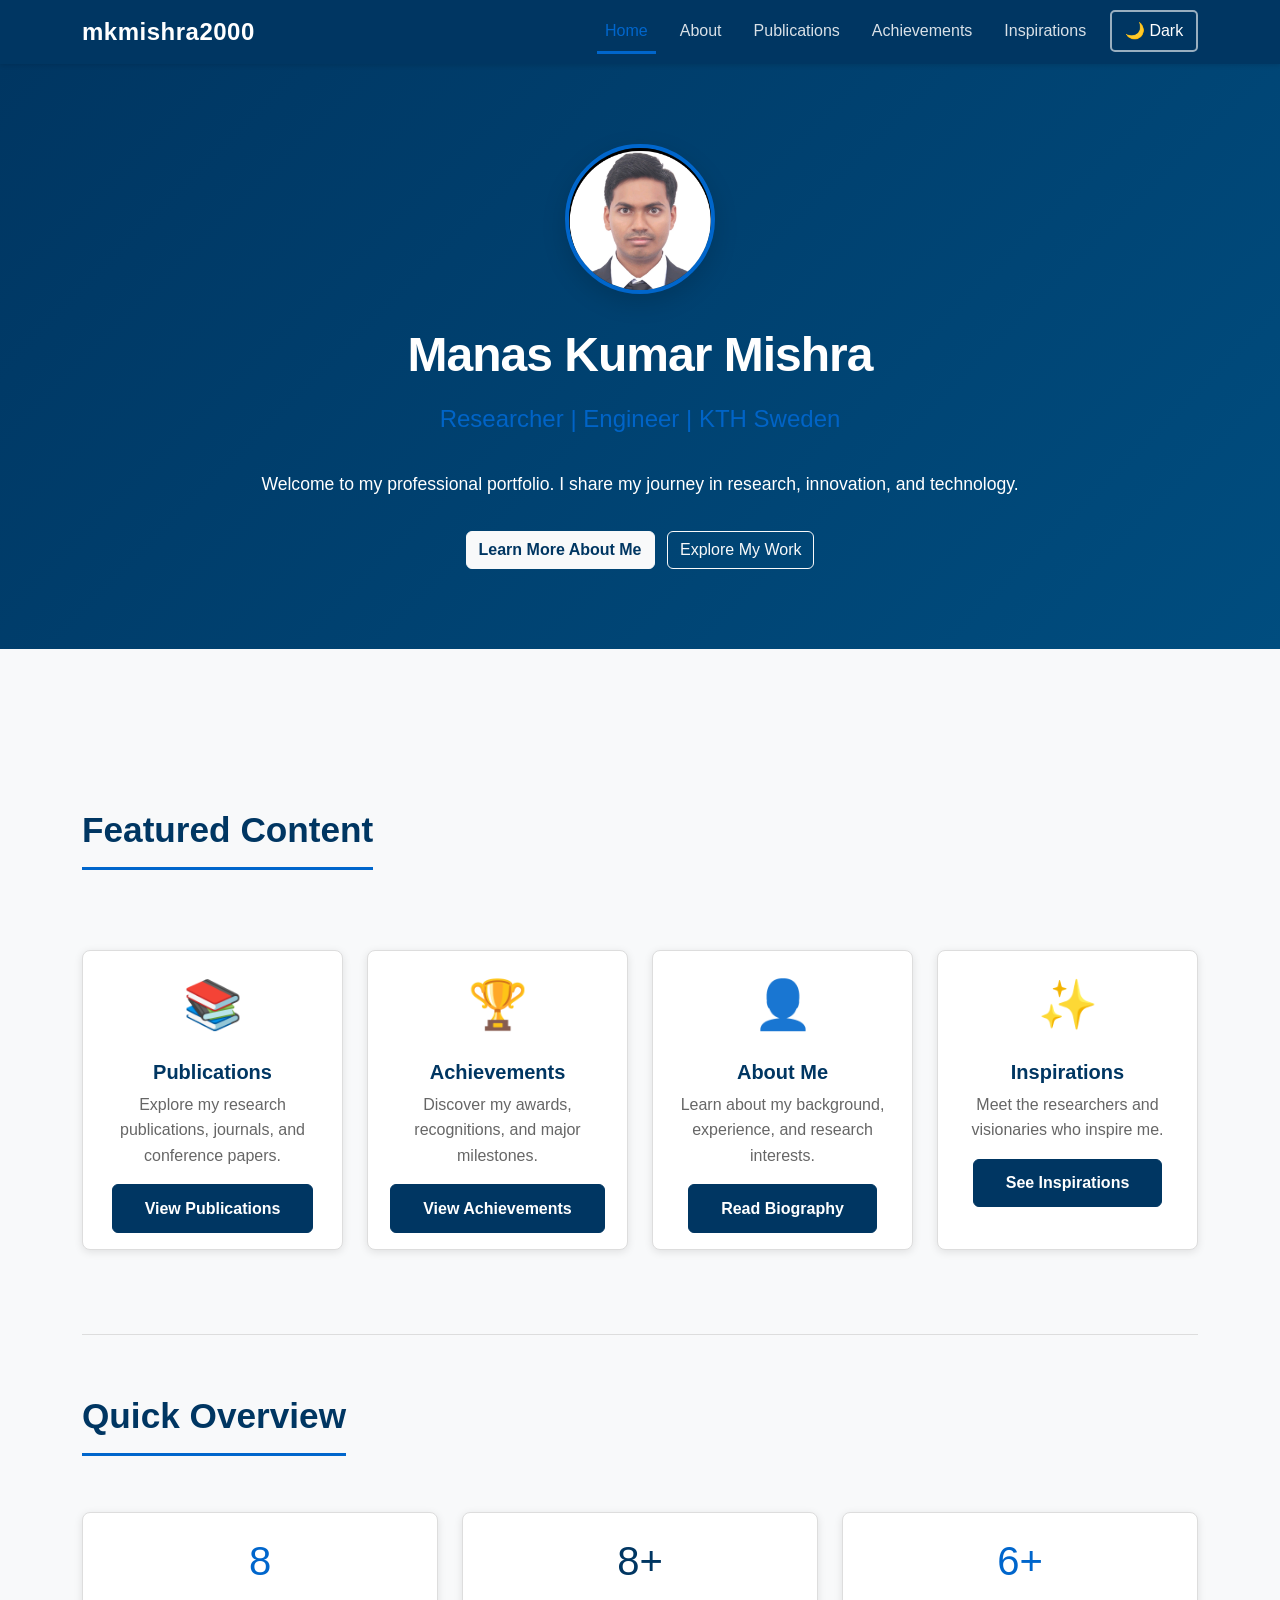
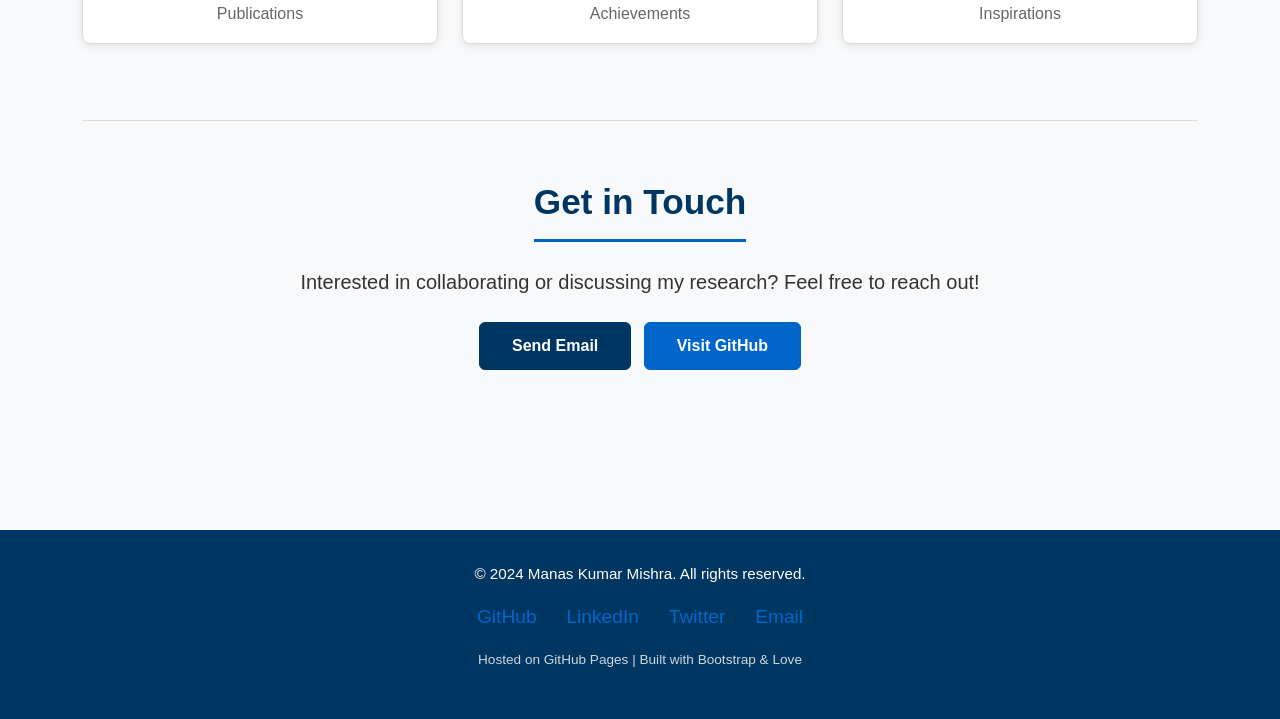
<file: index.html>
<!DOCTYPE html>
<html lang="en">
<head>
    <meta charset="UTF-8">
    <meta name="viewport" content="width=device-width, initial-scale=1.0">
    <title>mkmishra2000 - Professional Researcher Portfolio</title>
    
    <!-- Bootstrap CSS -->
    <link href="https://cdn.jsdelivr.net/npm/bootstrap@5.3.0/dist/css/bootstrap.min.css" rel="stylesheet">
    
    <!-- Custom CSS -->
    <link rel="stylesheet" href="css/style.css">
    
    <style>
        body {
            display: flex;
            flex-direction: column;
            min-height: 100vh;
        }
        main {
            flex: 1;
        }
    </style>
</head>
<body>
    <!-- Navigation Bar -->
    <nav class="navbar navbar-expand-lg navbar-dark sticky-top">
        <div class="container">
            <a class="navbar-brand" href="index.html">mkmishra2000</a>
            <button class="navbar-toggler" type="button" data-bs-toggle="collapse" data-bs-target="#navbarNav">
                <span class="navbar-toggler-icon"></span>
            </button>
            <div class="collapse navbar-collapse" id="navbarNav">
                <ul class="navbar-nav ms-auto">
                    <li class="nav-item">
                        <a class="nav-link" href="index.html">Home</a>
                    </li>
                    <li class="nav-item">
                        <a class="nav-link" href="about.html">About</a>
                    </li>
                    <li class="nav-item">
                        <a class="nav-link" href="publications.html">Publications</a>
                    </li>
                    <li class="nav-item">
                        <a class="nav-link" href="achievements.html">Achievements</a>
                    </li>
                    <li class="nav-item">
                        <a class="nav-link" href="inspirations.html">Inspirations</a>
                    </li>
                    <li class="nav-item">
                        <button id="theme-toggle" class="theme-toggle ms-2">🌙 Dark</button>
                    </li>
                </ul>
            </div>
        </div>
    </nav>

    <!-- Hero Section -->
    <section class="hero-section">
        <div class="container text-center">
            <img id="profile-avatar" src="Images/Myimages.jpeg" alt="Profile Image" class="profile-image">
            <h1 id="profile-name">Manas Kumar Mishra</h1>
            <p class="subtitle" id="profile-title">Researcher | Engineer | KTH Sweden</p>
            <p class="text-white" style="font-size: 1.1rem; margin-bottom: 2rem;">
                Welcome to my professional portfolio. I share my journey in research, innovation, and technology.
            </p>
            <div class="mt-4">
                <a href="about.html" class="btn btn-light me-2" style="color: #003662; font-weight: 600;">Learn More About Me</a>
                <a href="#featured-sections" class="btn btn-outline-light">Explore My Work</a>
            </div>
        </div>
    </section>

    <!-- Main Content -->
    <main>
        <div class="container">
            <!-- Featured Sections Preview -->
            <section id="featured-sections" class="section">
                <h2 class="section-title">Featured Content</h2>
                <div class="row mt-5">
                    <!-- Publications Preview -->
                    <div class="col-md-6 col-lg-3 mb-4">
                        <div class="card h-100 text-center">
                            <div class="card-body">
                                <div style="font-size: 3rem; margin-bottom: 1rem;">📚</div>
                                <h5 class="card-title">Publications</h5>
                                <p class="card-text">Explore my research publications, journals, and conference papers.</p>
                                <a href="publications.html" class="btn btn-primary">View Publications</a>
                            </div>
                        </div>
                    </div>

                    <!-- Achievements Preview -->
                    <div class="col-md-6 col-lg-3 mb-4">
                        <div class="card h-100 text-center">
                            <div class="card-body">
                                <div style="font-size: 3rem; margin-bottom: 1rem;">🏆</div>
                                <h5 class="card-title">Achievements</h5>
                                <p class="card-text">Discover my awards, recognitions, and major milestones.</p>
                                <a href="achievements.html" class="btn btn-primary">View Achievements</a>
                            </div>
                        </div>
                    </div>

                    <!-- About Me -->
                    <div class="col-md-6 col-lg-3 mb-4">
                        <div class="card h-100 text-center">
                            <div class="card-body">
                                <div style="font-size: 3rem; margin-bottom: 1rem;">👤</div>
                                <h5 class="card-title">About Me</h5>
                                <p class="card-text">Learn about my background, experience, and research interests.</p>
                                <a href="about.html" class="btn btn-primary">Read Biography</a>
                            </div>
                        </div>
                    </div>

                    <!-- Inspirations -->
                    <div class="col-md-6 col-lg-3 mb-4">
                        <div class="card h-100 text-center">
                            <div class="card-body">
                                <div style="font-size: 3rem; margin-bottom: 1rem;">✨</div>
                                <h5 class="card-title">Inspirations</h5>
                                <p class="card-text">Meet the researchers and visionaries who inspire me.</p>
                                <a href="inspirations.html" class="btn btn-primary">See Inspirations</a>
                            </div>
                        </div>
                    </div>
                </div>
            </section>

            <!-- Quick Stats Section -->
            <section class="section">
                <h2 class="section-title">Quick Overview</h2>
                <div class="row mt-4 text-center">
                    <div class="col-md-4 mb-3">
                        <div class="card">
                            <div class="card-body">
                                <div style="font-size: 2.5rem; color: #0066CC;">8</div>
                                <p class="card-text mt-2">Publications</p>
                            </div>
                        </div>
                    </div>
                    <div class="col-md-4 mb-3">
                        <div class="card">
                            <div class="card-body">
                                <div style="font-size: 2.5rem; color: #003662;">8+</div>
                                <p class="card-text mt-2">Achievements</p>
                            </div>
                        </div>
                    </div>
                    <div class="col-md-4 mb-3">
                        <div class="card">
                            <div class="card-body">
                                <div style="font-size: 2.5rem; color: #0066CC;">6+</div>
                                <p class="card-text mt-2">Inspirations</p>
                            </div>
                        </div>
                    </div>
                </div>
            </section>

            <!-- Call to Action -->
            <section class="section text-center">
                <h2 class="section-title mb-4">Get in Touch</h2>
                <p class="lead mb-4">Interested in collaborating or discussing my research? Feel free to reach out!</p>
                <div id="contact-links">
                    <a href="mailto:manasmkm850@gmail.com" class="btn btn-primary me-2">Send Email</a>
                    <a href="https://github.com/mkmishra2000" target="_blank" class="btn btn-secondary">Visit GitHub</a>
                </div>
            </section>
        </div>
    </main>

    <!-- Footer -->
    <footer>
        <div class="container">
            <p>&copy; 2024 Manas Kumar Mishra. All rights reserved.</p>
            <div class="social-links">
                <a href="https://github.com/mkmishra2000" target="_blank">GitHub</a>
                <a href="https://linkedin.com/in/mkmishra2000" target="_blank">LinkedIn</a>
                <a href="https://twitter.com/mkmishra2000" target="_blank">Twitter</a>
                <a href="mailto:manasmkm850@gmail.com">Email</a>
            </div>
            <p style="font-size: 0.85rem; margin-top: 1rem; opacity: 0.8;">Hosted on GitHub Pages | Built with Bootstrap & Love</p>
        </div>
    </footer>

    <!-- Bootstrap JS -->
    <script src="https://cdn.jsdelivr.net/npm/bootstrap@5.3.0/dist/js/bootstrap.bundle.min.js"></script>
    
    <!-- Custom Scripts -->
    <script src="js/theme.js"></script>
    <script src="js/main.js"></script>
    <script src="js/data-loader.js"></script>

    <script>
        // Load profile data on home page
        document.addEventListener('DOMContentLoaded', () => {
            dataLoader.loadAndDisplayProfile({
                name: 'profile-name',
                title: 'profile-title',
                avatar: 'profile-avatar',
                email: 'profile-email',
                social: 'contact-links'
            });
        });
    </script>
</body>
</html>
</file>
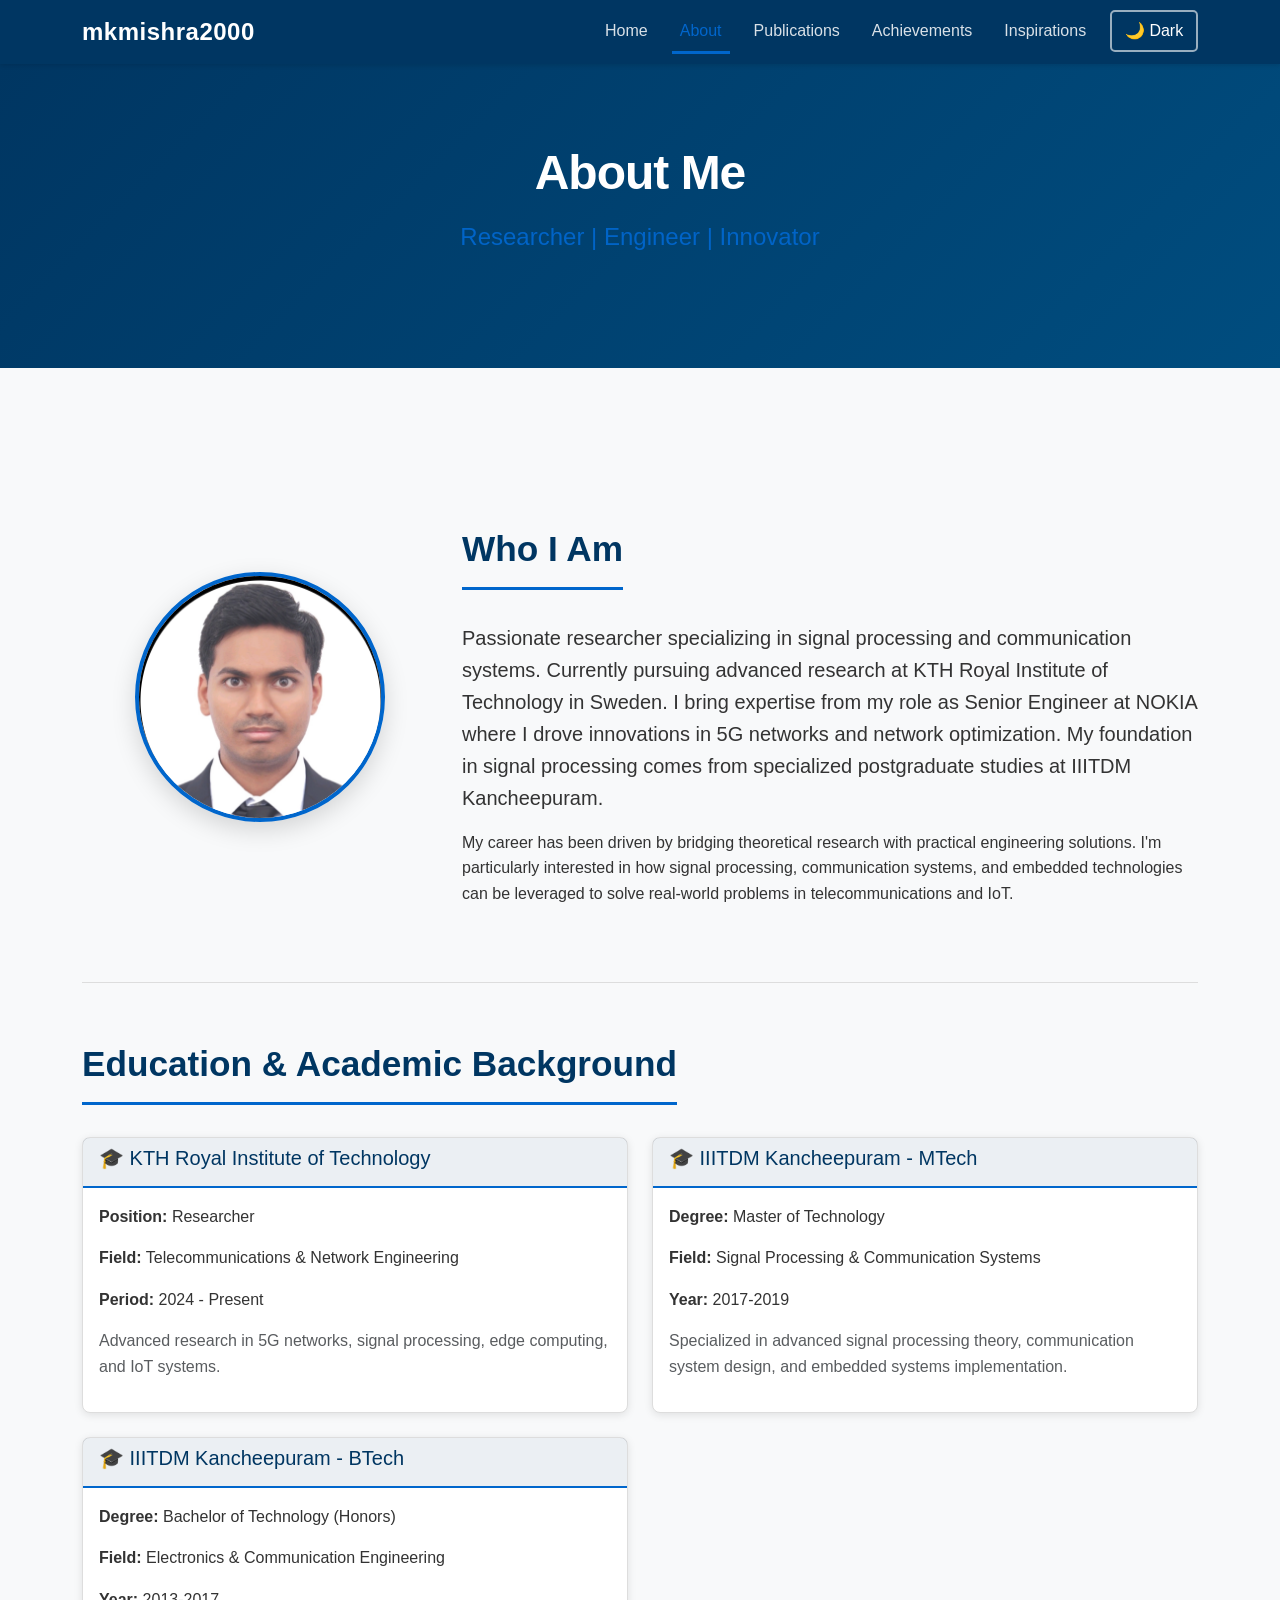
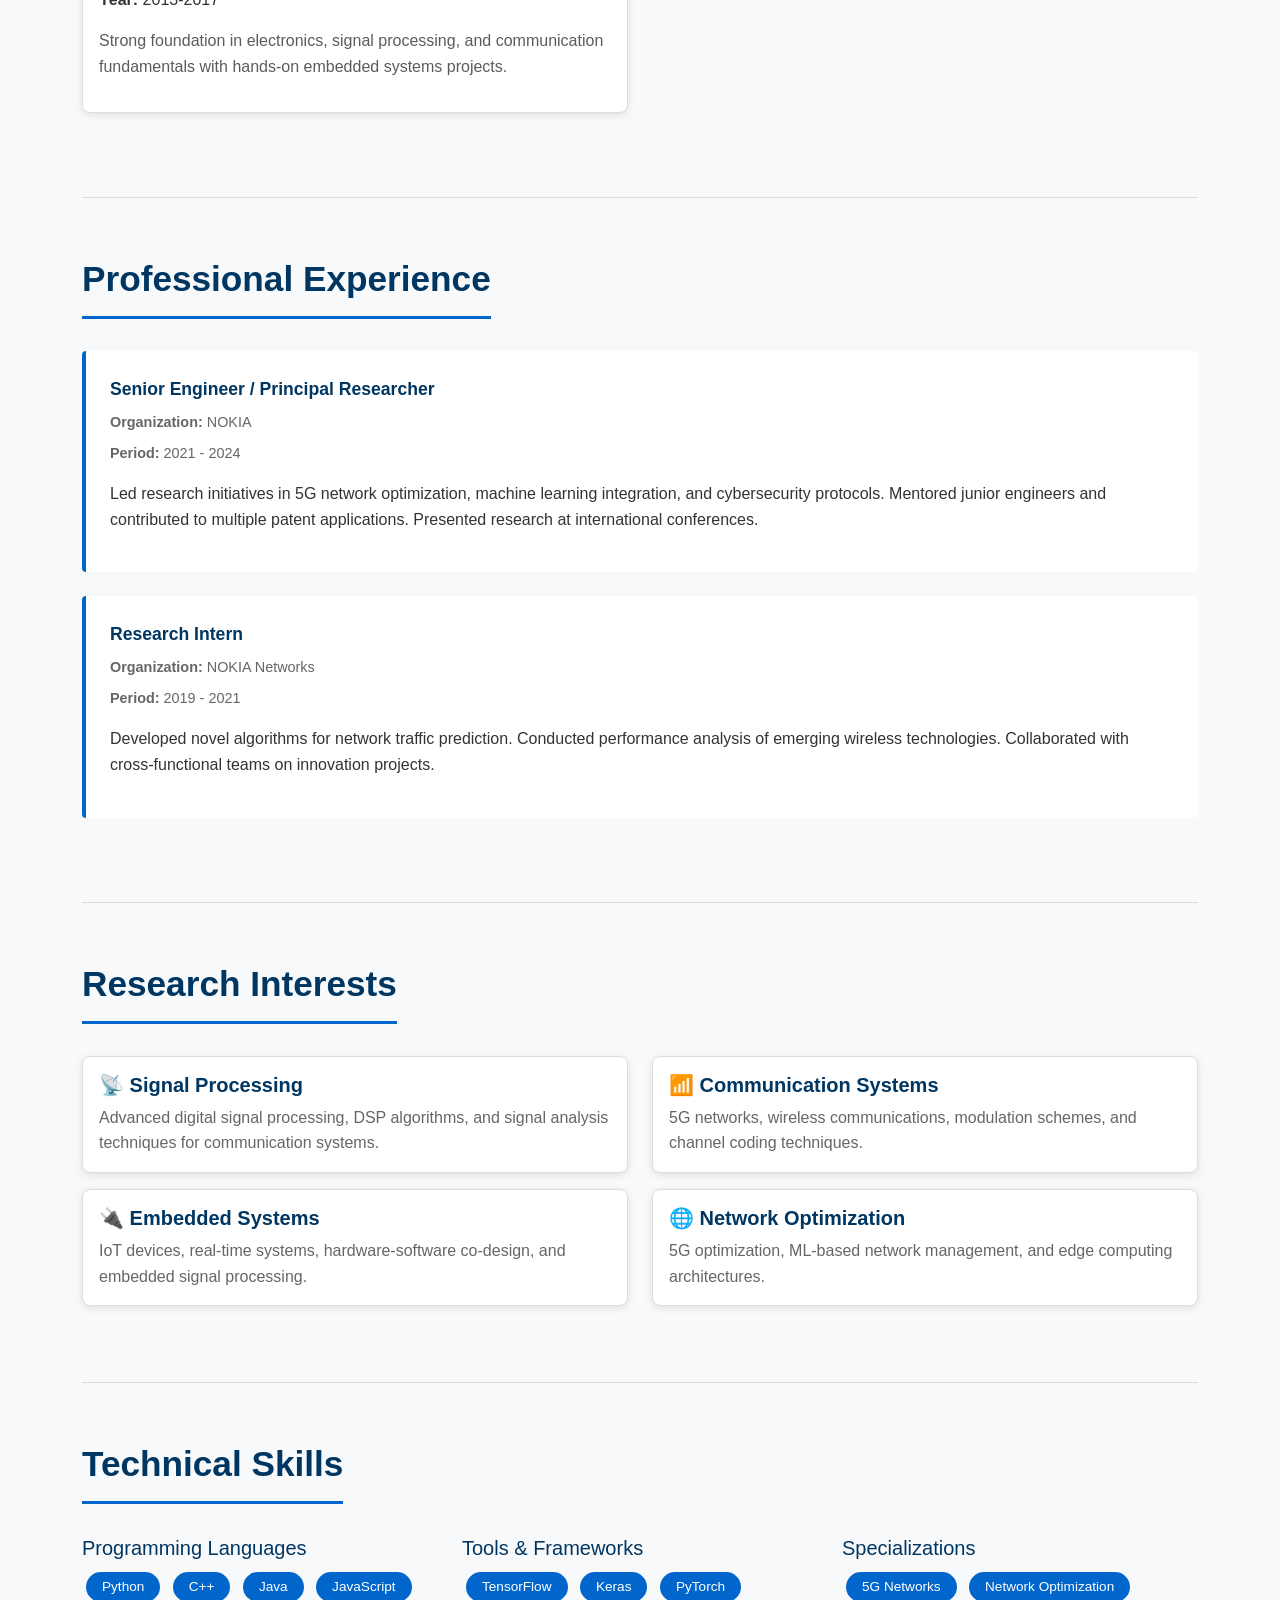
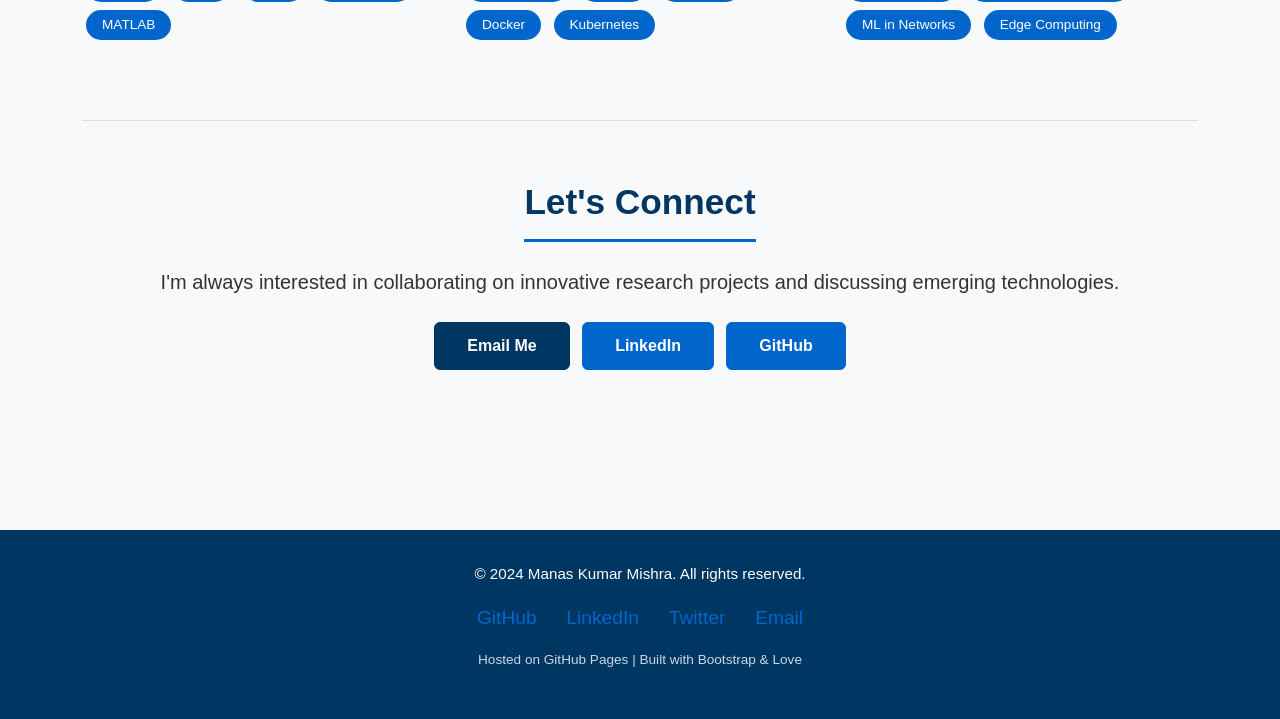
<file: about.html>
<!DOCTYPE html>
<html lang="en">
<head>
    <meta charset="UTF-8">
    <meta name="viewport" content="width=device-width, initial-scale=1.0">
    <title>About Me - mkmishra2000</title>
    
    <!-- Bootstrap CSS -->
    <link href="https://cdn.jsdelivr.net/npm/bootstrap@5.3.0/dist/css/bootstrap.min.css" rel="stylesheet">
    
    <!-- Custom CSS -->
    <link rel="stylesheet" href="css/style.css">
    
    <style>
        body {
            display: flex;
            flex-direction: column;
            min-height: 100vh;
        }
        main {
            flex: 1;
        }
    </style>
</head>
<body>
    <!-- Navigation Bar -->
    <nav class="navbar navbar-expand-lg navbar-dark sticky-top">
        <div class="container">
            <a class="navbar-brand" href="index.html">mkmishra2000</a>
            <button class="navbar-toggler" type="button" data-bs-toggle="collapse" data-bs-target="#navbarNav">
                <span class="navbar-toggler-icon"></span>
            </button>
            <div class="collapse navbar-collapse" id="navbarNav">
                <ul class="navbar-nav ms-auto">
                    <li class="nav-item">
                        <a class="nav-link" href="index.html">Home</a>
                    </li>
                    <li class="nav-item">
                        <a class="nav-link" href="about.html">About</a>
                    </li>
                    <li class="nav-item">
                        <a class="nav-link" href="publications.html">Publications</a>
                    </li>
                    <li class="nav-item">
                        <a class="nav-link" href="achievements.html">Achievements</a>
                    </li>
                    <li class="nav-item">
                        <a class="nav-link" href="inspirations.html">Inspirations</a>
                    </li>
                    <li class="nav-item">
                        <button id="theme-toggle" class="theme-toggle ms-2">🌙 Dark</button>
                    </li>
                </ul>
            </div>
        </div>
    </nav>

    <!-- Hero Section -->
    <section class="hero-section">
        <div class="container text-center">
            <h1>About Me</h1>
            <p class="subtitle">Researcher | Engineer | Innovator</p>
        </div>
    </section>

    <!-- Main Content -->
    <main>
        <div class="container">
            <section class="section">
                <div class="row align-items-center">
                    <div class="col-md-4 text-center mb-4">
                        <img id="about-avatar" src="Images/Myimages.jpeg" alt="Profile" class="profile-image" style="width: 250px; height: 250px;">
                    </div>
                    <div class="col-md-8">
                        <h2 class="section-title">Who I Am</h2>
                        <p id="about-bio" class="lead">
                            Passionate researcher specializing in signal processing and communication systems. Currently pursuing advanced research at KTH Royal Institute of Technology in Sweden. 
                            I bring expertise from my role as Senior Engineer at NOKIA where I drove innovations in 5G networks and network optimization. 
                            My foundation in signal processing comes from specialized postgraduate studies at IIITDM Kancheepuram.
                        </p>
                        <p>
                            My career has been driven by bridging theoretical research with practical engineering solutions. I'm particularly interested in how signal processing, 
                            communication systems, and embedded technologies can be leveraged to solve real-world problems in telecommunications and IoT.
                        </p>
                    </div>
                </div>
            </section>

            <!-- Education -->
            <section class="section">
                <h2 class="section-title">Education & Academic Background</h2>
                <div class="row">
                    <div class="col-md-6 mb-4">
                        <div class="card">
                            <div class="card-header">
                                <h5>🎓 KTH Royal Institute of Technology</h5>
                            </div>
                            <div class="card-body">
                                <p><strong>Position:</strong> Researcher</p>
                                <p><strong>Field:</strong> Telecommunications & Network Engineering</p>
                                <p><strong>Period:</strong> 2024 - Present</p>
                                <p class="text-muted">Advanced research in 5G networks, signal processing, edge computing, and IoT systems.</p>
                            </div>
                        </div>
                    </div>
                    <div class="col-md-6 mb-4">
                        <div class="card">
                            <div class="card-header">
                                <h5>🎓 IIITDM Kancheepuram - MTech</h5>
                            </div>
                            <div class="card-body">
                                <p><strong>Degree:</strong> Master of Technology</p>
                                <p><strong>Field:</strong> Signal Processing & Communication Systems</p>
                                <p><strong>Year:</strong> 2017-2019</p>
                                <p class="text-muted">Specialized in advanced signal processing theory, communication system design, and embedded systems implementation.</p>
                            </div>
                        </div>
                    </div>
                    <div class="col-md-6 mb-4">
                        <div class="card">
                            <div class="card-header">
                                <h5>🎓 IIITDM Kancheepuram - BTech</h5>
                            </div>
                            <div class="card-body">
                                <p><strong>Degree:</strong> Bachelor of Technology (Honors)</p>
                                <p><strong>Field:</strong> Electronics & Communication Engineering</p>
                                <p><strong>Year:</strong> 2013-2017</p>
                                <p class="text-muted">Strong foundation in electronics, signal processing, and communication fundamentals with hands-on embedded systems projects.</p>
                            </div>
                        </div>
                    </div>
                </div>
            </section>

            <!-- Professional Experience -->
            <section class="section">
                <h2 class="section-title">Professional Experience</h2>
                <div class="publication-item">
                    <div class="publication-title">Senior Engineer / Principal Researcher</div>
                    <div class="publication-meta"><strong>Organization:</strong> NOKIA</div>
                    <div class="publication-meta"><strong>Period:</strong> 2021 - 2024</div>
                    <p class="mt-3">
                        Led research initiatives in 5G network optimization, machine learning integration, and cybersecurity protocols. 
                        Mentored junior engineers and contributed to multiple patent applications. Presented research at international conferences.
                    </p>
                </div>
                <div class="publication-item mt-3">
                    <div class="publication-title">Research Intern</div>
                    <div class="publication-meta"><strong>Organization:</strong> NOKIA Networks</div>
                    <div class="publication-meta"><strong>Period:</strong> 2019 - 2021</div>
                    <p class="mt-3">
                        Developed novel algorithms for network traffic prediction. Conducted performance analysis of emerging wireless technologies. 
                        Collaborated with cross-functional teams on innovation projects.
                    </p>
                </div>
            </section>

            <!-- Research Interests -->
            <section class="section">
                <h2 class="section-title">Research Interests</h2>
                <div class="row">
                    <div class="col-md-6 mb-3">
                        <div class="card h-100">
                            <div class="card-body">
                                <h5 class="card-title">📡 Signal Processing</h5>
                                <p class="card-text">Advanced digital signal processing, DSP algorithms, and signal analysis techniques for communication systems.</p>
                            </div>
                        </div>
                    </div>
                    <div class="col-md-6 mb-3">
                        <div class="card h-100">
                            <div class="card-body">
                                <h5 class="card-title">📶 Communication Systems</h5>
                                <p class="card-text">5G networks, wireless communications, modulation schemes, and channel coding techniques.</p>
                            </div>
                        </div>
                    </div>
                    <div class="col-md-6 mb-3">
                        <div class="card h-100">
                            <div class="card-body">
                                <h5 class="card-title">🔌 Embedded Systems</h5>
                                <p class="card-text">IoT devices, real-time systems, hardware-software co-design, and embedded signal processing.</p>
                            </div>
                        </div>
                    </div>
                    <div class="col-md-6 mb-3">
                        <div class="card h-100">
                            <div class="card-body">
                                <h5 class="card-title">🌐 Network Optimization</h5>
                                <p class="card-text">5G optimization, ML-based network management, and edge computing architectures.</p>
                            </div>
                        </div>
                    </div>
                </div>
            </section>

            <!-- Skills -->
            <section class="section">
                <h2 class="section-title">Technical Skills</h2>
                <div class="row">
                    <div class="col-md-4 mb-3">
                        <h5 class="text-kth-blue">Programming Languages</h5>
                        <div class="mt-2">
                            <span class="badge">Python</span>
                            <span class="badge">C++</span>
                            <span class="badge">Java</span>
                            <span class="badge">JavaScript</span>
                            <span class="badge">MATLAB</span>
                        </div>
                    </div>
                    <div class="col-md-4 mb-3">
                        <h5 class="text-kth-blue">Tools & Frameworks</h5>
                        <div class="mt-2">
                            <span class="badge">TensorFlow</span>
                            <span class="badge">Keras</span>
                            <span class="badge">PyTorch</span>
                            <span class="badge">Docker</span>
                            <span class="badge">Kubernetes</span>
                        </div>
                    </div>
                    <div class="col-md-4 mb-3">
                        <h5 class="text-kth-blue">Specializations</h5>
                        <div class="mt-2">
                            <span class="badge">5G Networks</span>
                            <span class="badge">Network Optimization</span>
                            <span class="badge">ML in Networks</span>
                            <span class="badge">Edge Computing</span>
                        </div>
                    </div>
                </div>
            </section>

            <!-- Contact -->
            <section class="section text-center">
                <h2 class="section-title mb-4">Let's Connect</h2>
                <p class="lead mb-4">I'm always interested in collaborating on innovative research projects and discussing emerging technologies.</p>
                <div>
                    <a href="mailto:manasmkm850@gmail.com" class="btn btn-primary me-2">Email Me</a>
                    <a href="https://linkedin.com/in/mkmishra2000" target="_blank" class="btn btn-secondary me-2">LinkedIn</a>
                    <a href="https://github.com/mkmishra2000" target="_blank" class="btn btn-secondary">GitHub</a>
                </div>
            </section>
        </div>
    </main>

    <!-- Footer -->
    <footer>
        <div class="container">
            <p>&copy; 2024 Manas Kumar Mishra. All rights reserved.</p>
            <div class="social-links">
                <a href="https://github.com/mkmishra2000" target="_blank">GitHub</a>
                <a href="https://linkedin.com/in/mkmishra2000" target="_blank">LinkedIn</a>
                <a href="https://twitter.com/mkmishra2000" target="_blank">Twitter</a>
                <a href="mailto:manasmkm850@gmail.com">Email</a>
            </div>
            <p style="font-size: 0.85rem; margin-top: 1rem; opacity: 0.8;">Hosted on GitHub Pages | Built with Bootstrap & Love</p>
        </div>
    </footer>

    <!-- Bootstrap JS -->
    <script src="https://cdn.jsdelivr.net/npm/bootstrap@5.3.0/dist/js/bootstrap.bundle.min.js"></script>
    
    <!-- Custom Scripts -->
    <script src="js/theme.js"></script>
    <script src="js/main.js"></script>
    <script src="js/data-loader.js"></script>
</body>
</html>
</file>
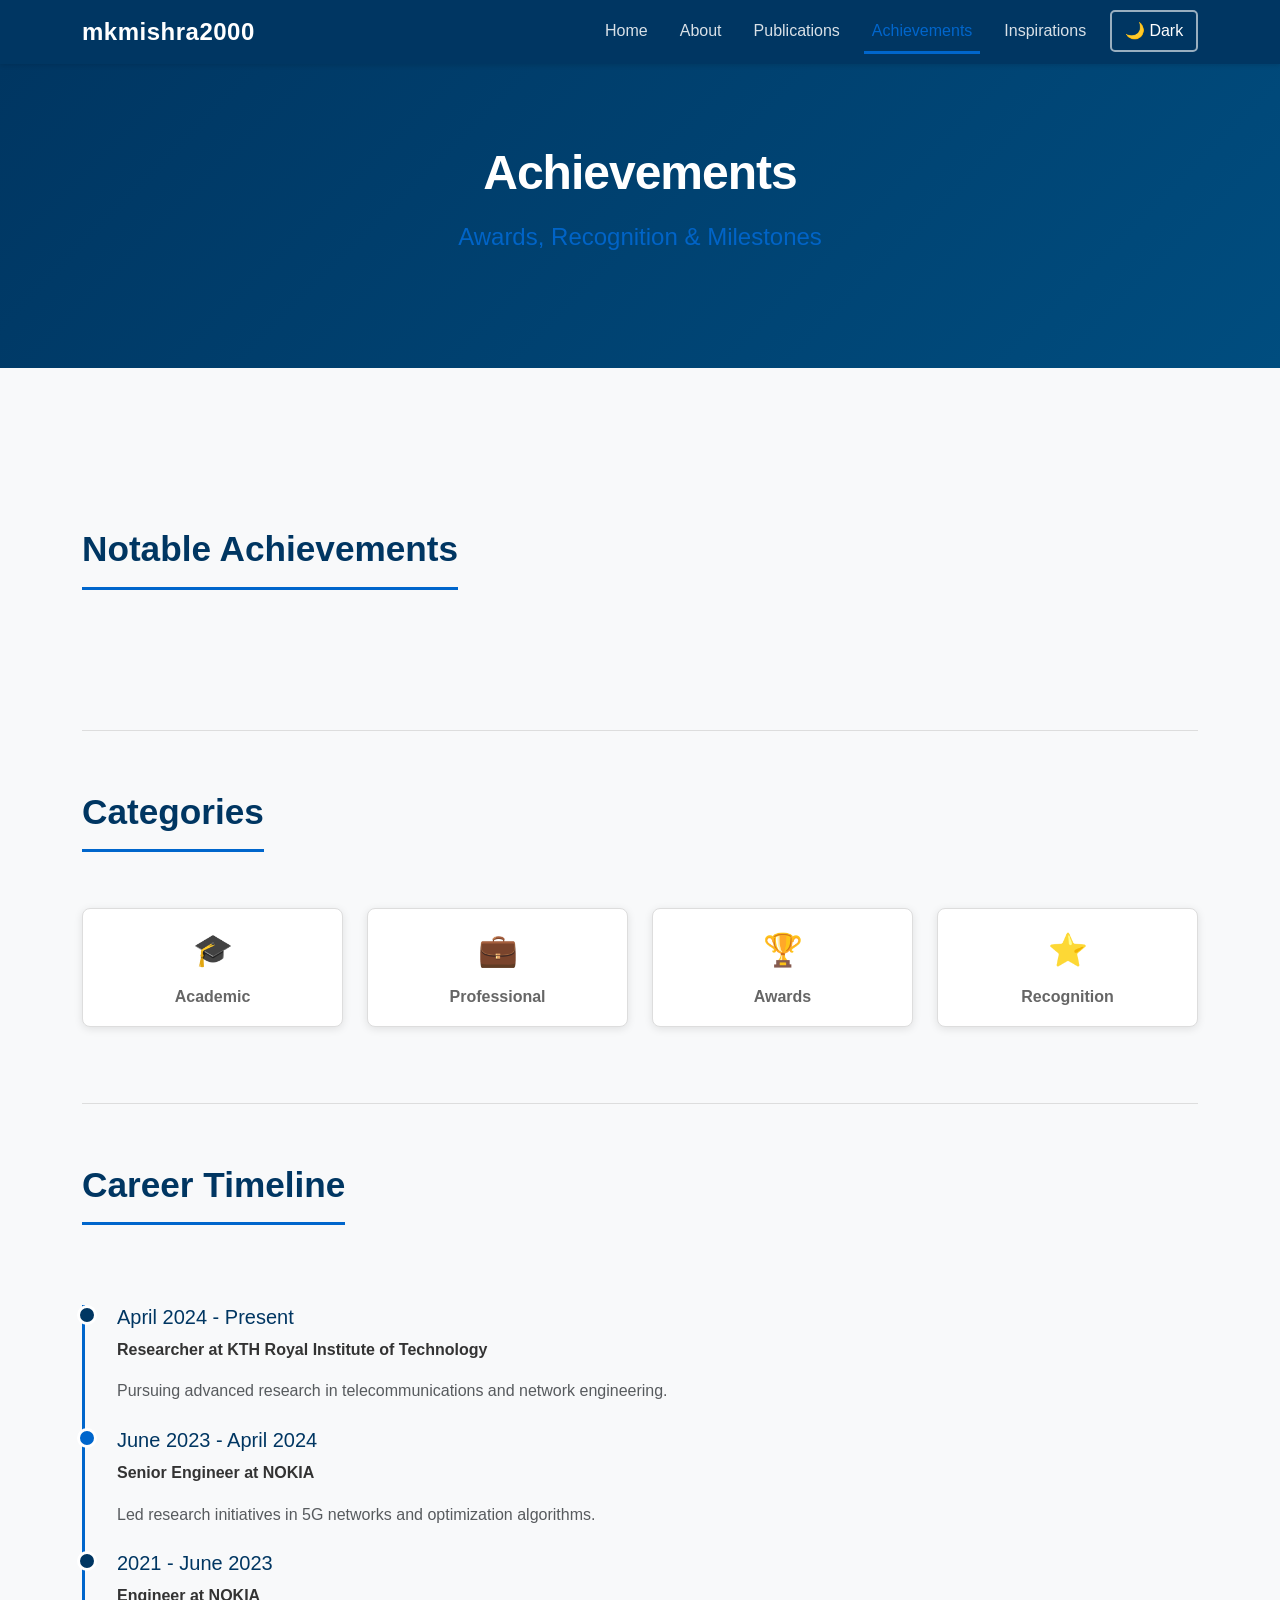
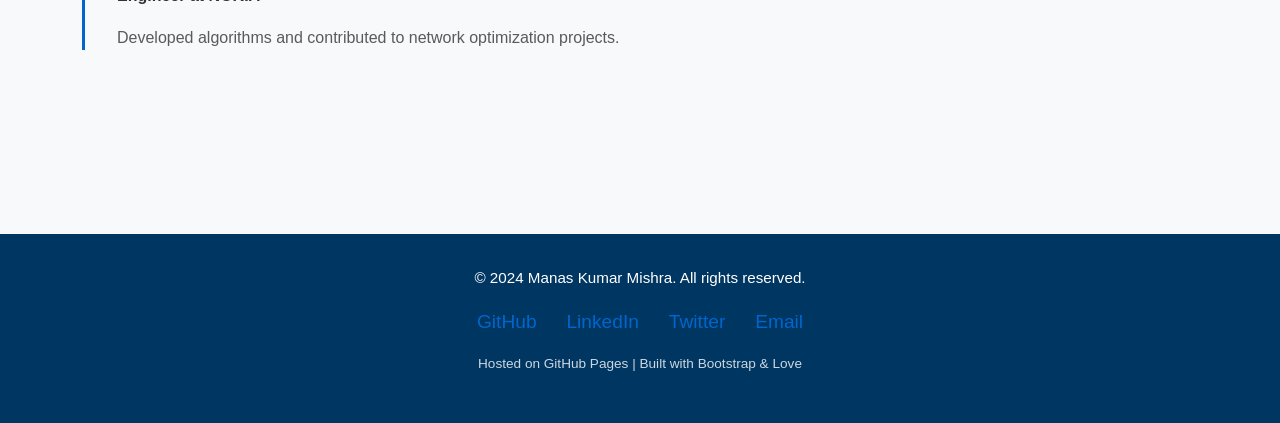
<file: achievements.html>
<!DOCTYPE html>
<html lang="en">
<head>
    <meta charset="UTF-8">
    <meta name="viewport" content="width=device-width, initial-scale=1.0">
    <title>Achievements - mkmishra2000</title>
    
    <!-- Bootstrap CSS -->
    <link href="https://cdn.jsdelivr.net/npm/bootstrap@5.3.0/dist/css/bootstrap.min.css" rel="stylesheet">
    
    <!-- Custom CSS -->
    <link rel="stylesheet" href="css/style.css">
    
    <style>
        body {
            display: flex;
            flex-direction: column;
            min-height: 100vh;
        }
        main {
            flex: 1;
        }
    </style>
</head>
<body>
    <!-- Navigation Bar -->
    <nav class="navbar navbar-expand-lg navbar-dark sticky-top">
        <div class="container">
            <a class="navbar-brand" href="index.html">mkmishra2000</a>
            <button class="navbar-toggler" type="button" data-bs-toggle="collapse" data-bs-target="#navbarNav">
                <span class="navbar-toggler-icon"></span>
            </button>
            <div class="collapse navbar-collapse" id="navbarNav">
                <ul class="navbar-nav ms-auto">
                    <li class="nav-item">
                        <a class="nav-link" href="index.html">Home</a>
                    </li>
                    <li class="nav-item">
                        <a class="nav-link" href="about.html">About</a>
                    </li>
                    <li class="nav-item">
                        <a class="nav-link" href="publications.html">Publications</a>
                    </li>
                    <li class="nav-item">
                        <a class="nav-link" href="achievements.html">Achievements</a>
                    </li>
                    <li class="nav-item">
                        <a class="nav-link" href="inspirations.html">Inspirations</a>
                    </li>
                    <li class="nav-item">
                        <button id="theme-toggle" class="theme-toggle ms-2">🌙 Dark</button>
                    </li>
                </ul>
            </div>
        </div>
    </nav>

    <!-- Hero Section -->
    <section class="hero-section">
        <div class="container text-center">
            <h1>Achievements</h1>
            <p class="subtitle">Awards, Recognition & Milestones</p>
        </div>
    </section>

    <!-- Main Content -->
    <main>
        <div class="container">
            <!-- Timeline Section -->
            <section class="section">
                <h2 class="section-title">Notable Achievements</h2>
                <div class="mt-5">
                    <div id="achievements-list">
                        <!-- Achievements will be loaded here by JavaScript -->
                    </div>
                </div>
            </section>

            <!-- Categories -->
            <section class="section">
                <h2 class="section-title">Categories</h2>
                <div class="row mt-4">
                    <div class="col-md-3 mb-3 text-center">
                        <div class="card">
                            <div class="card-body">
                                <div style="font-size: 2rem;">🎓</div>
                                <p class="card-text mt-2 fw-bold">Academic</p>
                            </div>
                        </div>
                    </div>
                    <div class="col-md-3 mb-3 text-center">
                        <div class="card">
                            <div class="card-body">
                                <div style="font-size: 2rem;">💼</div>
                                <p class="card-text mt-2 fw-bold">Professional</p>
                            </div>
                        </div>
                    </div>
                    <div class="col-md-3 mb-3 text-center">
                        <div class="card">
                            <div class="card-body">
                                <div style="font-size: 2rem;">🏆</div>
                                <p class="card-text mt-2 fw-bold">Awards</p>
                            </div>
                        </div>
                    </div>
                    <div class="col-md-3 mb-3 text-center">
                        <div class="card">
                            <div class="card-body">
                                <div style="font-size: 2rem;">⭐</div>
                                <p class="card-text mt-2 fw-bold">Recognition</p>
                            </div>
                        </div>
                    </div>
                </div>
            </section>

            <!-- Milestones Timeline -->
            <section class="section">
                <h2 class="section-title">Career Timeline</h2>
                <div class="mt-5" style="border-left: 3px solid #0066CC; padding-left: 2rem;">
                    <div class="mb-4">
                        <div style="position: relative; margin-left: -2.5rem; margin-bottom: 1rem;">
                            <span style="display: inline-block; width: 20px; height: 20px; background-color: #003662; border-radius: 50%; border: 3px solid white; position: absolute;"></span>
                        </div>
                        <h5 class="text-kth-blue">April 2024 - Present</h5>
                        <p class="fw-bold">Researcher at KTH Royal Institute of Technology</p>
                        <p class="text-muted">Pursuing advanced research in telecommunications and network engineering.</p>
                    </div>
                    <div class="mb-4">
                        <div style="position: relative; margin-left: -2.5rem; margin-bottom: 1rem;">
                            <span style="display: inline-block; width: 20px; height: 20px; background-color: #0066CC; border-radius: 50%; border: 3px solid white; position: absolute;"></span>
                        </div>
                        <h5 class="text-kth-blue">June 2023 - April 2024</h5>
                        <p class="fw-bold">Senior Engineer at NOKIA</p>
                        <p class="text-muted">Led research initiatives in 5G networks and optimization algorithms.</p>
                    </div>
                    <div class="mb-4">
                        <div style="position: relative; margin-left: -2.5rem; margin-bottom: 1rem;">
                            <span style="display: inline-block; width: 20px; height: 20px; background-color: #003662; border-radius: 50%; border: 3px solid white; position: absolute;"></span>
                        </div>
                        <h5 class="text-kth-blue">2021 - June 2023</h5>
                        <p class="fw-bold">Engineer at NOKIA</p>
                        <p class="text-muted">Developed algorithms and contributed to network optimization projects.</p>
                    </div>
                </div>
            </section>
        </div>
    </main>

    <!-- Footer -->
    <footer>
        <div class="container">
            <p>&copy; 2024 Manas Kumar Mishra. All rights reserved.</p>
            <div class="social-links">
                <a href="https://github.com/mkmishra2000" target="_blank">GitHub</a>
                <a href="https://linkedin.com/in/mkmishra2000" target="_blank">LinkedIn</a>
                <a href="https://twitter.com/mkmishra2000" target="_blank">Twitter</a>
                <a href="mailto:manasmkm850@gmail.com">Email</a>
            </div>
            <p style="font-size: 0.85rem; margin-top: 1rem; opacity: 0.8;">Hosted on GitHub Pages | Built with Bootstrap & Love</p>
        </div>
    </footer>

    <!-- Bootstrap JS -->
    <script src="https://cdn.jsdelivr.net/npm/bootstrap@5.3.0/dist/js/bootstrap.bundle.min.js"></script>
    
    <!-- Custom Scripts -->
    <script src="js/theme.js"></script>
    <script src="js/main.js"></script>
    <script src="js/data-loader.js"></script>

    <script>
        // Load achievements on page load
        document.addEventListener('DOMContentLoaded', () => {
            dataLoader.renderAchievements('achievements-list');
        });
    </script>
</body>
</html>
</file>
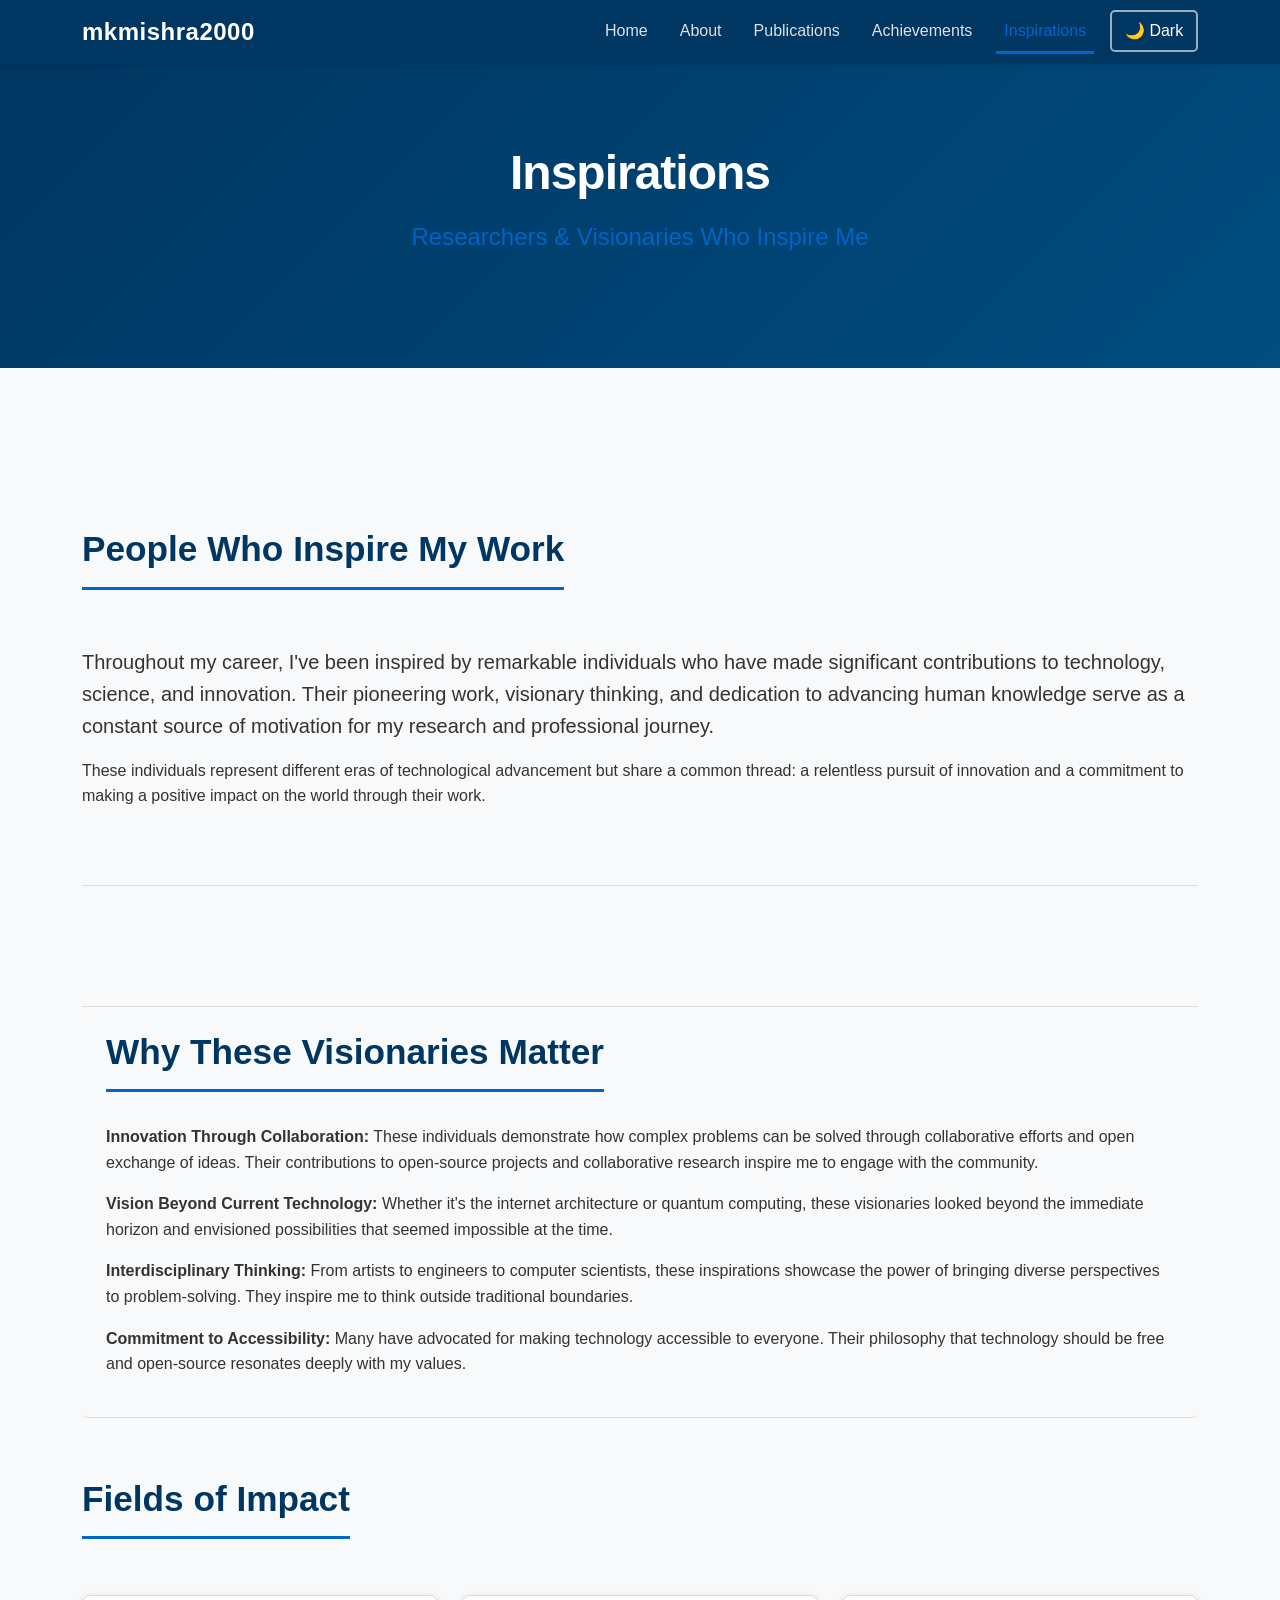
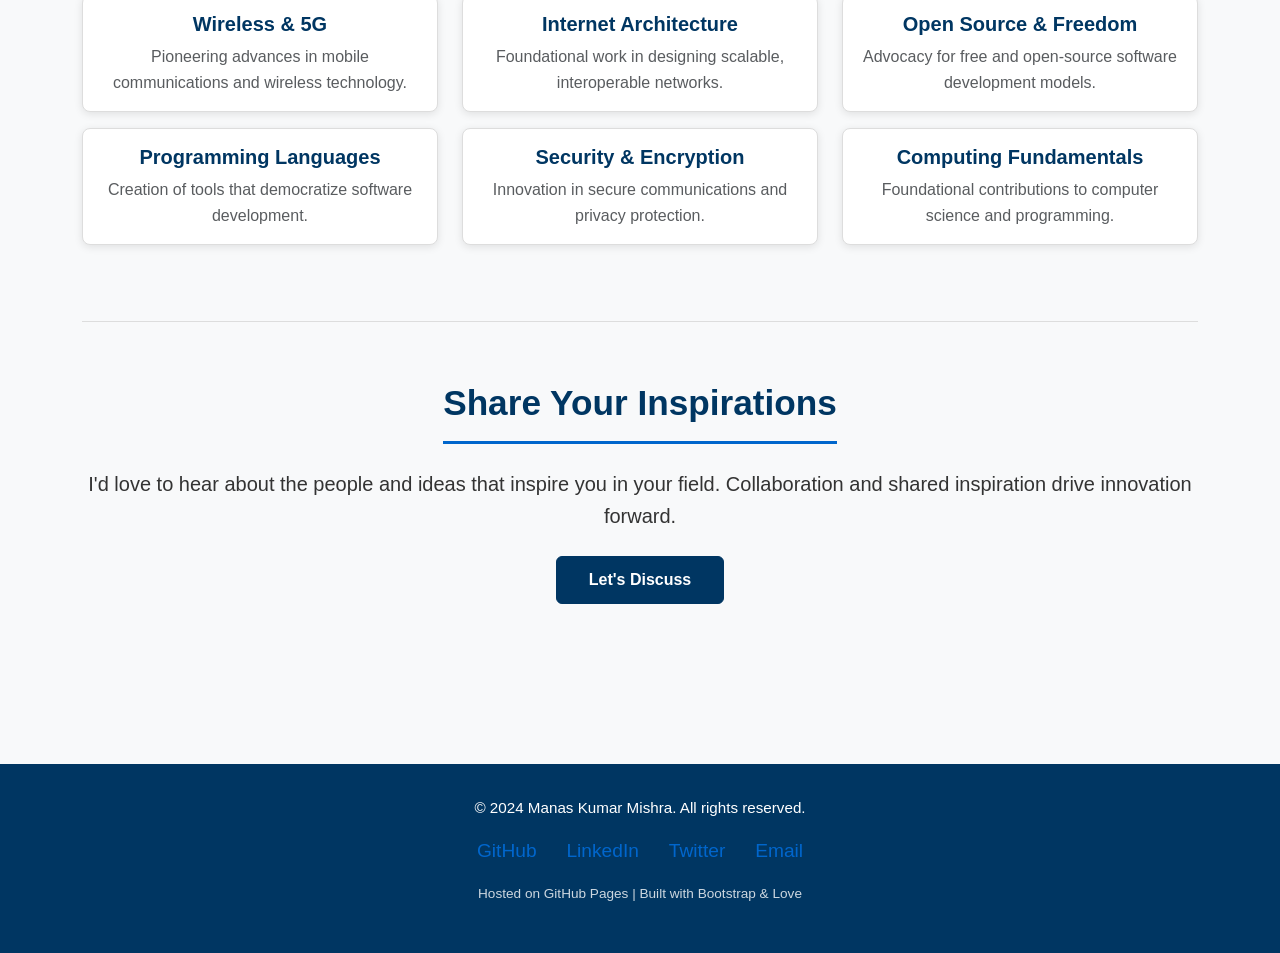
<file: inspirations.html>
<!DOCTYPE html>
<html lang="en">
<head>
    <meta charset="UTF-8">
    <meta name="viewport" content="width=device-width, initial-scale=1.0">
    <title>Inspirations - mkmishra2000</title>
    
    <!-- Bootstrap CSS -->
    <link href="https://cdn.jsdelivr.net/npm/bootstrap@5.3.0/dist/css/bootstrap.min.css" rel="stylesheet">
    
    <!-- Custom CSS -->
    <link rel="stylesheet" href="css/style.css">
    
    <style>
        body {
            display: flex;
            flex-direction: column;
            min-height: 100vh;
        }
        main {
            flex: 1;
        }
    </style>
</head>
<body>
    <!-- Navigation Bar -->
    <nav class="navbar navbar-expand-lg navbar-dark sticky-top">
        <div class="container">
            <a class="navbar-brand" href="index.html">mkmishra2000</a>
            <button class="navbar-toggler" type="button" data-bs-toggle="collapse" data-bs-target="#navbarNav">
                <span class="navbar-toggler-icon"></span>
            </button>
            <div class="collapse navbar-collapse" id="navbarNav">
                <ul class="navbar-nav ms-auto">
                    <li class="nav-item">
                        <a class="nav-link" href="index.html">Home</a>
                    </li>
                    <li class="nav-item">
                        <a class="nav-link" href="about.html">About</a>
                    </li>
                    <li class="nav-item">
                        <a class="nav-link" href="publications.html">Publications</a>
                    </li>
                    <li class="nav-item">
                        <a class="nav-link" href="achievements.html">Achievements</a>
                    </li>
                    <li class="nav-item">
                        <a class="nav-link" href="inspirations.html">Inspirations</a>
                    </li>
                    <li class="nav-item">
                        <button id="theme-toggle" class="theme-toggle ms-2">🌙 Dark</button>
                    </li>
                </ul>
            </div>
        </div>
    </nav>

    <!-- Hero Section -->
    <section class="hero-section">
        <div class="container text-center">
            <h1>Inspirations</h1>
            <p class="subtitle">Researchers & Visionaries Who Inspire Me</p>
        </div>
    </section>

    <!-- Main Content -->
    <main>
        <div class="container">
            <!-- Introduction -->
            <section class="section">
                <h2 class="section-title">People Who Inspire My Work</h2>
                <p class="lead mt-4">
                    Throughout my career, I've been inspired by remarkable individuals who have made significant contributions to technology, 
                    science, and innovation. Their pioneering work, visionary thinking, and dedication to advancing human knowledge serve as 
                    a constant source of motivation for my research and professional journey.
                </p>
                <p>
                    These individuals represent different eras of technological advancement but share a common thread: a relentless pursuit 
                    of innovation and a commitment to making a positive impact on the world through their work.
                </p>
            </section>

            <!-- Inspirations Grid -->
            <section class="section">
                <div id="inspirations-list">
                    <!-- Inspirations will be loaded here by JavaScript -->
                </div>
            </section>

            <!-- Reflection -->
            <section class="section bg-light rounded p-4">
                <h2 class="section-title">Why These Visionaries Matter</h2>
                <p>
                    <strong>Innovation Through Collaboration:</strong> These individuals demonstrate how complex problems can be solved through 
                    collaborative efforts and open exchange of ideas. Their contributions to open-source projects and collaborative research 
                    inspire me to engage with the community.
                </p>
                <p>
                    <strong>Vision Beyond Current Technology:</strong> Whether it's the internet architecture or quantum computing, these 
                    visionaries looked beyond the immediate horizon and envisioned possibilities that seemed impossible at the time.
                </p>
                <p>
                    <strong>Interdisciplinary Thinking:</strong> From artists to engineers to computer scientists, these inspirations showcase 
                    the power of bringing diverse perspectives to problem-solving. They inspire me to think outside traditional boundaries.
                </p>
                <p>
                    <strong>Commitment to Accessibility:</strong> Many have advocated for making technology accessible to everyone. Their 
                    philosophy that technology should be free and open-source resonates deeply with my values.
                </p>
            </section>

            <!-- Fields of Innovation -->
            <section class="section">
                <h2 class="section-title">Fields of Impact</h2>
                <div class="row mt-4">
                    <div class="col-md-4 mb-3">
                        <div class="card text-center">
                            <div class="card-body">
                                <h5 class="card-title">Wireless & 5G</h5>
                                <p class="card-text text-muted">Pioneering advances in mobile communications and wireless technology.</p>
                            </div>
                        </div>
                    </div>
                    <div class="col-md-4 mb-3">
                        <div class="card text-center">
                            <div class="card-body">
                                <h5 class="card-title">Internet Architecture</h5>
                                <p class="card-text text-muted">Foundational work in designing scalable, interoperable networks.</p>
                            </div>
                        </div>
                    </div>
                    <div class="col-md-4 mb-3">
                        <div class="card text-center">
                            <div class="card-body">
                                <h5 class="card-title">Open Source & Freedom</h5>
                                <p class="card-text text-muted">Advocacy for free and open-source software development models.</p>
                            </div>
                        </div>
                    </div>
                    <div class="col-md-4 mb-3">
                        <div class="card text-center">
                            <div class="card-body">
                                <h5 class="card-title">Programming Languages</h5>
                                <p class="card-text text-muted">Creation of tools that democratize software development.</p>
                            </div>
                        </div>
                    </div>
                    <div class="col-md-4 mb-3">
                        <div class="card text-center">
                            <div class="card-body">
                                <h5 class="card-title">Security & Encryption</h5>
                                <p class="card-text text-muted">Innovation in secure communications and privacy protection.</p>
                            </div>
                        </div>
                    </div>
                    <div class="col-md-4 mb-3">
                        <div class="card text-center">
                            <div class="card-body">
                                <h5 class="card-title">Computing Fundamentals</h5>
                                <p class="card-text text-muted">Foundational contributions to computer science and programming.</p>
                            </div>
                        </div>
                    </div>
                </div>
            </section>

            <!-- Call to Action -->
            <section class="section text-center">
                <h2 class="section-title mb-4">Share Your Inspirations</h2>
                <p class="lead mb-4">
                    I'd love to hear about the people and ideas that inspire you in your field. 
                    Collaboration and shared inspiration drive innovation forward.
                </p>
                <a href="mailto:manasmkm850@gmail.com?subject=My%20Inspirations" class="btn btn-primary">Let's Discuss</a>
            </section>
        </div>
    </main>

    <!-- Footer -->
    <footer>
        <div class="container">
            <p>&copy; 2024 Manas Kumar Mishra. All rights reserved.</p>
            <div class="social-links">
                <a href="https://github.com/mkmishra2000" target="_blank">GitHub</a>
                <a href="https://linkedin.com/in/mkmishra2000" target="_blank">LinkedIn</a>
                <a href="https://twitter.com/mkmishra2000" target="_blank">Twitter</a>
                <a href="mailto:manasmkm850@gmail.com">Email</a>
            </div>
            <p style="font-size: 0.85rem; margin-top: 1rem; opacity: 0.8;">Hosted on GitHub Pages | Built with Bootstrap & Love</p>
        </div>
    </footer>

    <!-- Bootstrap JS -->
    <script src="https://cdn.jsdelivr.net/npm/bootstrap@5.3.0/dist/js/bootstrap.bundle.min.js"></script>
    
    <!-- Custom Scripts -->
    <script src="js/theme.js"></script>
    <script src="js/main.js"></script>
    <script src="js/data-loader.js"></script>

    <script>
        // Load inspirations on page load
        document.addEventListener('DOMContentLoaded', () => {
            dataLoader.renderInspirations('inspirations-list');
        });
    </script>
</body>
</html>
</file>
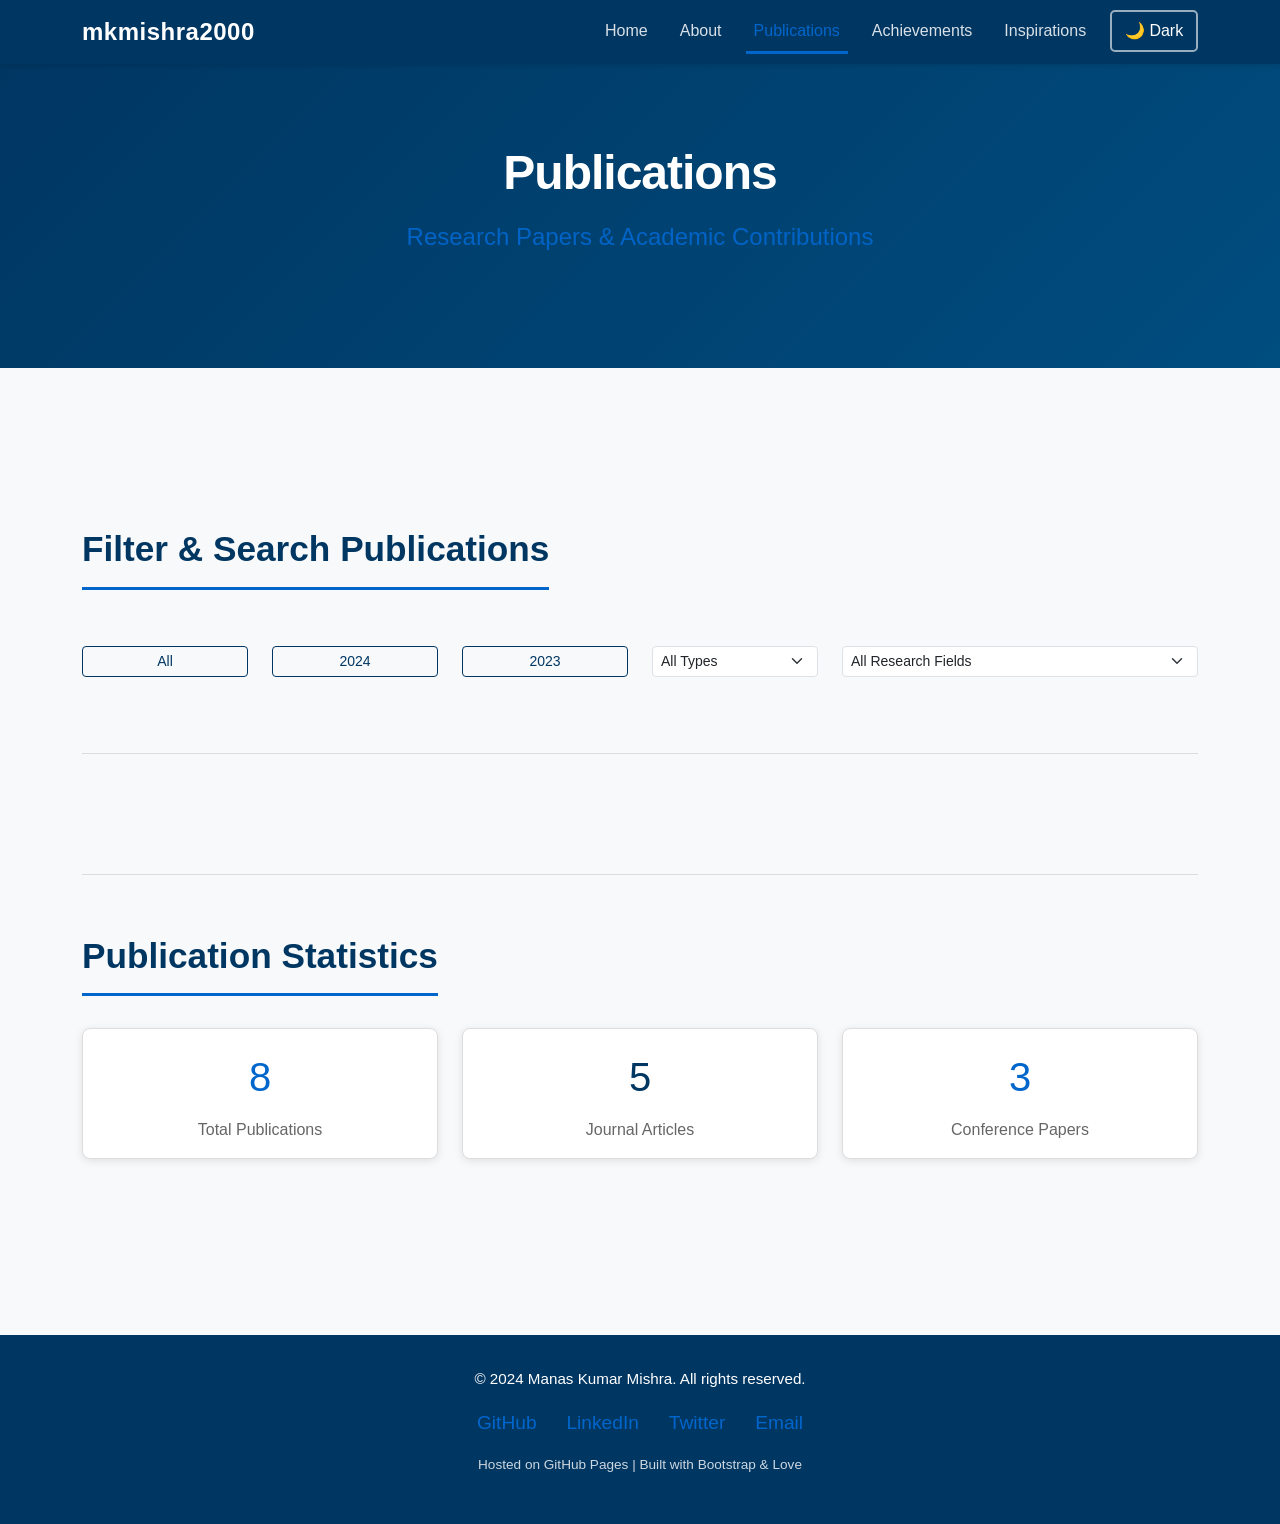
<file: publications.html>
<!DOCTYPE html>
<html lang="en">
<head>
    <meta charset="UTF-8">
    <meta name="viewport" content="width=device-width, initial-scale=1.0">
    <title>Publications - mkmishra2000</title>
    
    <!-- Bootstrap CSS -->
    <link href="https://cdn.jsdelivr.net/npm/bootstrap@5.3.0/dist/css/bootstrap.min.css" rel="stylesheet">
    
    <!-- Custom CSS -->
    <link rel="stylesheet" href="css/style.css">
    
    <style>
        body {
            display: flex;
            flex-direction: column;
            min-height: 100vh;
        }
        main {
            flex: 1;
        }
    </style>
</head>
<body>
    <!-- Navigation Bar -->
    <nav class="navbar navbar-expand-lg navbar-dark sticky-top">
        <div class="container">
            <a class="navbar-brand" href="index.html">mkmishra2000</a>
            <button class="navbar-toggler" type="button" data-bs-toggle="collapse" data-bs-target="#navbarNav">
                <span class="navbar-toggler-icon"></span>
            </button>
            <div class="collapse navbar-collapse" id="navbarNav">
                <ul class="navbar-nav ms-auto">
                    <li class="nav-item">
                        <a class="nav-link" href="index.html">Home</a>
                    </li>
                    <li class="nav-item">
                        <a class="nav-link" href="about.html">About</a>
                    </li>
                    <li class="nav-item">
                        <a class="nav-link" href="publications.html">Publications</a>
                    </li>
                    <li class="nav-item">
                        <a class="nav-link" href="achievements.html">Achievements</a>
                    </li>
                    <li class="nav-item">
                        <a class="nav-link" href="inspirations.html">Inspirations</a>
                    </li>
                    <li class="nav-item">
                        <button id="theme-toggle" class="theme-toggle ms-2">🌙 Dark</button>
                    </li>
                </ul>
            </div>
        </div>
    </nav>

    <!-- Hero Section -->
    <section class="hero-section">
        <div class="container text-center">
            <h1>Publications</h1>
            <p class="subtitle">Research Papers & Academic Contributions</p>
        </div>
    </section>

    <!-- Main Content -->
    <main>
        <div class="container">
            <!-- Filter Section -->
            <section class="section">
                <h2 class="section-title">Filter & Search Publications</h2>
                <div class="row mt-4">
                    <div class="col-md-2 mb-3">
                        <button class="btn btn-outline-primary w-100 btn-sm" onclick="dataLoader.renderPublications('publications-list')">All</button>
                    </div>
                    <div class="col-md-2 mb-3">
                        <button class="btn btn-outline-primary w-100 btn-sm" onclick="dataLoader.filterAndRenderPublications('publications-list', 2024)">2024</button>
                    </div>
                    <div class="col-md-2 mb-3">
                        <button class="btn btn-outline-primary w-100 btn-sm" onclick="dataLoader.filterAndRenderPublications('publications-list', 2023)">2023</button>
                    </div>
                    <div class="col-md-2 mb-3">
                        <select id="type-filter" class="form-select form-select-sm" onchange="filterByType()">
                            <option value="">All Types</option>
                            <option value="journal">Journal Articles</option>
                            <option value="conference">Conference Papers</option>
                        </select>
                    </div>
                    <div class="col-md-4 mb-3">
                        <select id="field-filter" class="form-select form-select-sm" onchange="filterByField()">
                            <option value="">All Research Fields</option>
                            <option value="Signal Processing">Signal Processing</option>
                            <option value="Communication Systems">Communication Systems</option>
                            <option value="Embedded Systems">Embedded Systems</option>
                        </select>
                    </div>
                </div>
            </section>

            <!-- Publications List -->
            <section class="section">
                <div id="publications-list">
                    <!-- Publications will be loaded here by JavaScript -->
                </div>
            </section>

            <!-- Statistics -->
            <section class="section">
                <h2 class="section-title">Publication Statistics</h2>
                <div class="row text-center">
                    <div class="col-md-4 mb-3">
                        <div class="card">
                            <div class="card-body">
                            <div style="font-size: 2.5rem; color: #0066CC;">8</div>
                                <p class="card-text mt-2">Total Publications</p>
                            </div>
                        </div>
                    </div>
                    <div class="col-md-4 mb-3">
                        <div class="card">
                            <div class="card-body">
                            <div style="font-size: 2.5rem; color: #003662;">5</div>
                                <p class="card-text mt-2">Journal Articles</p>
                            </div>
                        </div>
                    </div>
                    <div class="col-md-4 mb-3">
                        <div class="card">
                            <div class="card-body">
                            <div style="font-size: 2.5rem; color: #0066CC;">3</div>
                                <p class="card-text mt-2">Conference Papers</p>
                            </div>
                        </div>
                    </div>
                </div>
            </section>
        </div>
    </main>

    <!-- Footer -->
    <footer>
        <div class="container">
            <p>&copy; 2024 Manas Kumar Mishra. All rights reserved.</p>
            <div class="social-links">
                <a href="https://github.com/mkmishra2000" target="_blank">GitHub</a>
                <a href="https://linkedin.com/in/mkmishra2000" target="_blank">LinkedIn</a>
                <a href="https://twitter.com/mkmishra2000" target="_blank">Twitter</a>
                <a href="mailto:manasmkm850@gmail.com">Email</a>
            </div>
            <p style="font-size: 0.85rem; margin-top: 1rem; opacity: 0.8;">Hosted on GitHub Pages | Built with Bootstrap & Love</p>
        </div>
    </footer>

    <!-- Bootstrap JS -->
    <script src="https://cdn.jsdelivr.net/npm/bootstrap@5.3.0/dist/js/bootstrap.bundle.min.js"></script>
    
    <!-- Custom Scripts -->
    <script src="js/theme.js"></script>
    <script src="js/main.js"></script>
    <script src="js/data-loader.js"></script>

    <script>
        // Load publications on page load
        document.addEventListener('DOMContentLoaded', () => {
            dataLoader.renderPublications('publications-list');
        });

        // Filter by type
        function filterByType() {
            const type = document.getElementById('type-filter').value;
            const field = document.getElementById('field-filter').value;
            filterCombined(null, type, field);
        }

        // Filter by research field
        function filterByField() {
            const type = document.getElementById('type-filter').value;
            const field = document.getElementById('field-filter').value;
            filterCombined(null, type, field);
        }

        // Combined filter logic
        function filterCombined(year, type, field) {
            dataLoader.filterAndRenderPublications('publications-list', year, type, field);
        }
    </script>
</body>
</html>
</file>
<file: css/style.css>
/* ====================================
   KTH + NOKIA Inspired Color Palette
   ==================================== */

:root {
    /* Light Mode Colors */
    --kth-blue: #003662;
    --nokia-blue: #0066CC;
    --light-bg: #f8f9fa;
    --text-dark: #333333;
    --text-muted: #666666;
    --border-color: #dddddd;
    --white: #ffffff;
    
    /* Dark Mode Colors */
    --dark-bg: #1a1a1a;
    --dark-text: #e8e8e8;
    --dark-text-muted: #b3b3b3;
    --dark-border: #444444;
    
    /* Current Theme (Light) */
    --bg-primary: var(--light-bg);
    --text-primary: var(--text-dark);
    --text-secondary: var(--text-muted);
    --border: var(--border-color);
    --card-bg: var(--white);
}

body.dark-mode {
    --bg-primary: var(--dark-bg);
    --text-primary: var(--dark-text);
    --text-secondary: var(--dark-text-muted);
    --border: var(--dark-border);
    --card-bg: #2a2a2a;
}

/* ====================================
   General Styles
   ==================================== */

* {
    margin: 0;
    padding: 0;
    box-sizing: border-box;
}

html, body {
    height: 100%;
}

body {
    font-family: 'Segoe UI', Tahoma, Geneva, Verdana, sans-serif;
    background-color: var(--bg-primary);
    color: var(--text-primary);
    transition: background-color 0.3s ease, color 0.3s ease;
    line-height: 1.6;
}

/* ====================================
   Navbar Styling
   ==================================== */

.navbar {
    background-color: var(--kth-blue) !important;
    box-shadow: 0 2px 4px rgba(0, 0, 0, 0.1);
}

.navbar-brand {
    font-weight: 700;
    font-size: 1.5rem;
    letter-spacing: 0.5px;
    color: var(--white) !important;
}

.nav-link {
    color: rgba(255, 255, 255, 0.85) !important;
    font-weight: 500;
    margin: 0 0.5rem;
    transition: color 0.3s ease;
}

.nav-link:hover {
    color: var(--nokia-blue) !important;
}

.nav-link.active {
    color: var(--nokia-blue) !important;
    border-bottom: 3px solid var(--nokia-blue);
}

.theme-toggle {
    background: transparent;
    border: 2px solid rgba(255, 255, 255, 0.6);
    color: var(--white);
    padding: 0.4rem 0.8rem;
    border-radius: 5px;
    cursor: pointer;
    transition: all 0.3s ease;
    font-size: 1rem;
}

.theme-toggle:hover {
    background-color: rgba(255, 255, 255, 0.1);
    color: var(--nokia-blue);
    border-color: var(--nokia-blue);
}

/* ====================================
   Hero Section
   ==================================== */

.hero-section {
    background: linear-gradient(135deg, var(--kth-blue) 0%, #004d7f 100%);
    color: var(--white);
    padding: 80px 0;
    text-align: center;
    margin-bottom: 60px;
}

.hero-section h1 {
    font-size: 3rem;
    font-weight: 700;
    margin-bottom: 1rem;
    letter-spacing: -1px;
}

.hero-section .subtitle {
    font-size: 1.5rem;
    margin-bottom: 2rem;
    opacity: 0.95;
    color: var(--nokia-blue);
    font-weight: 500;
}

.profile-image {
    width: 150px;
    height: 150px;
    border-radius: 50%;
    border: 4px solid var(--nokia-blue);
    object-fit: cover;
    margin-bottom: 2rem;
    box-shadow: 0 8px 24px rgba(0, 0, 0, 0.15);
}

/* ====================================
   Main Content
   ==================================== */

main {
    flex: 1;
    padding: 40px 0;
}

.section {
    padding: 60px 0;
    border-bottom: 1px solid var(--border);
}

.section:last-child {
    border-bottom: none;
}

.section-title {
    color: var(--kth-blue);
    font-size: 2.2rem;
    font-weight: 700;
    margin-bottom: 2rem;
    padding-bottom: 1rem;
    border-bottom: 3px solid var(--nokia-blue);
    display: inline-block;
}

/* ====================================
   Cards
   ==================================== */

.card {
    background-color: var(--card-bg);
    border: 1px solid var(--border);
    border-radius: 8px;
    box-shadow: 0 2px 8px rgba(0, 0, 0, 0.1);
    transition: all 0.3s ease;
    color: var(--text-primary);
}

.card:hover {
    transform: translateY(-5px);
    box-shadow: 0 8px 16px rgba(0, 0, 0, 0.15);
    border-color: var(--nokia-blue);
}

.card-header {
    background-color: rgba(0, 54, 98, 0.08);
    border-bottom: 2px solid var(--nokia-blue);
    color: var(--kth-blue);
    font-weight: 600;
}

.card-title {
    color: var(--kth-blue);
    font-weight: 700;
    margin-bottom: 0.5rem;
}

.card-text {
    color: var(--text-secondary);
}

/* ====================================
   Badges & Tags
   ==================================== */

.badge {
    background-color: var(--nokia-blue);
    color: var(--white);
    padding: 0.5rem 1rem;
    border-radius: 20px;
    font-size: 0.85rem;
    font-weight: 500;
    margin: 0.25rem;
    display: inline-block;
}

.badge.achievement {
    background-color: var(--kth-blue);
}

.badge.category {
    background-color: rgba(0, 102, 204, 0.2);
    color: var(--nokia-blue);
    border: 1px solid var(--nokia-blue);
}

/* ====================================
   Buttons
   ==================================== */

.btn-primary {
    background-color: var(--kth-blue);
    border-color: var(--kth-blue);
    color: var(--white);
    font-weight: 600;
    padding: 0.7rem 2rem;
    transition: all 0.3s ease;
}

.btn-primary:hover {
    background-color: #002a4d;
    border-color: #002a4d;
    transform: translateY(-2px);
    box-shadow: 0 4px 12px rgba(0, 54, 98, 0.3);
}

.btn-secondary {
    background-color: var(--nokia-blue);
    border-color: var(--nokia-blue);
    color: var(--white);
    font-weight: 600;
    padding: 0.7rem 2rem;
    transition: all 0.3s ease;
}

.btn-secondary:hover {
    background-color: #0052a3;
    border-color: #0052a3;
    transform: translateY(-2px);
    box-shadow: 0 4px 12px rgba(0, 102, 204, 0.3);
}

.btn-outline-primary {
    color: var(--kth-blue);
    border-color: var(--kth-blue);
}

.btn-outline-primary:hover {
    background-color: var(--kth-blue);
    border-color: var(--kth-blue);
}

/* ====================================
   Links
   ==================================== */

a {
    color: var(--nokia-blue);
    text-decoration: none;
    transition: color 0.3s ease;
}

a:hover {
    color: var(--kth-blue);
    text-decoration: underline;
}

/* ====================================
   Footer
   ==================================== */

footer {
    background-color: var(--kth-blue);
    color: var(--white);
    text-align: center;
    padding: 2rem;
    margin-top: 60px;
    font-size: 0.95rem;
}

footer a {
    color: var(--nokia-blue);
}

footer a:hover {
    color: var(--white);
}

.social-links {
    margin: 1rem 0;
}

.social-links a {
    display: inline-block;
    margin: 0 0.8rem;
    font-size: 1.2rem;
    transition: transform 0.3s ease;
}

.social-links a:hover {
    transform: scale(1.2);
}

/* ====================================
   Publication & Achievement Items
   ==================================== */

.publication-item {
    padding: 1.5rem;
    border-left: 4px solid var(--nokia-blue);
    background-color: var(--card-bg);
    margin-bottom: 1.5rem;
    border-radius: 4px;
    transition: all 0.3s ease;
}

.publication-item:hover {
    background-color: rgba(0, 102, 204, 0.05);
    border-left-color: var(--kth-blue);
}

.publication-title {
    color: var(--kth-blue);
    font-size: 1.1rem;
    font-weight: 700;
    margin-bottom: 0.5rem;
}

.publication-meta {
    color: var(--text-secondary);
    font-size: 0.9rem;
    margin-bottom: 0.5rem;
}

.achievement-item {
    padding: 1.5rem;
    border-radius: 8px;
    background-color: var(--card-bg);
    margin-bottom: 1.5rem;
    border-top: 4px solid var(--kth-blue);
    transition: all 0.3s ease;
}

.achievement-item:hover {
    background-color: rgba(0, 54, 98, 0.05);
    border-top-color: var(--nokia-blue);
    transform: translateY(-3px);
}

.achievement-icon {
    font-size: 2rem;
    margin-right: 1rem;
    display: inline-block;
}

.achievement-content h3 {
    color: var(--kth-blue);
    margin-bottom: 0.3rem;
}

/* ====================================
   Inspiration Cards
   ==================================== */

.inspiration-card {
    background-color: var(--card-bg);
    border: 2px solid var(--border);
    border-radius: 8px;
    padding: 2rem;
    text-align: center;
    transition: all 0.3s ease;
    height: 100%;
}

.inspiration-card:hover {
    border-color: var(--nokia-blue);
    box-shadow: 0 8px 20px rgba(0, 102, 204, 0.15);
    transform: translateY(-5px);
}

.inspiration-name {
    color: var(--kth-blue);
    font-size: 1.3rem;
    font-weight: 700;
    margin-bottom: 0.5rem;
}

.inspiration-field {
    color: var(--nokia-blue);
    font-weight: 600;
    margin-bottom: 1rem;
}

.inspiration-influence {
    color: var(--text-secondary);
    font-size: 0.95rem;
    line-height: 1.6;
}

/* ====================================
   Responsive Design
   ==================================== */

@media (max-width: 768px) {
    .hero-section h1 {
        font-size: 2rem;
    }
    
    .hero-section .subtitle {
        font-size: 1.1rem;
    }
    
    .section-title {
        font-size: 1.8rem;
    }
    
    .nav-link {
        margin: 0.3rem 0;
    }
    
    footer {
        font-size: 0.85rem;
    }
    
    .social-links a {
        margin: 0 0.5rem;
    }
}

@media (max-width: 480px) {
    .hero-section {
        padding: 40px 0;
    }
    
    .hero-section h1 {
        font-size: 1.5rem;
    }
    
    .profile-image {
        width: 120px;
        height: 120px;
    }
    
    .section {
        padding: 30px 0;
    }
    
    .section-title {
        font-size: 1.5rem;
    }
}

/* ====================================
   Utility Classes
   ==================================== */

.text-kth-blue {
    color: var(--kth-blue);
}

.text-nokia-blue {
    color: var(--nokia-blue);
}

.bg-kth-blue {
    background-color: var(--kth-blue);
}

.bg-nokia-blue {
    background-color: var(--nokia-blue);
}

.fade-in {
    animation: fadeIn 0.5s ease-in;
}

@keyframes fadeIn {
    from {
        opacity: 0;
        transform: translateY(10px);
    }
    to {
        opacity: 1;
        transform: translateY(0);
    }
}

.container-fluid {
    display: flex;
    flex-direction: column;
    min-height: 100vh;
}

/* Smooth scrolling */
html {
    scroll-behavior: smooth;
}
</file>
